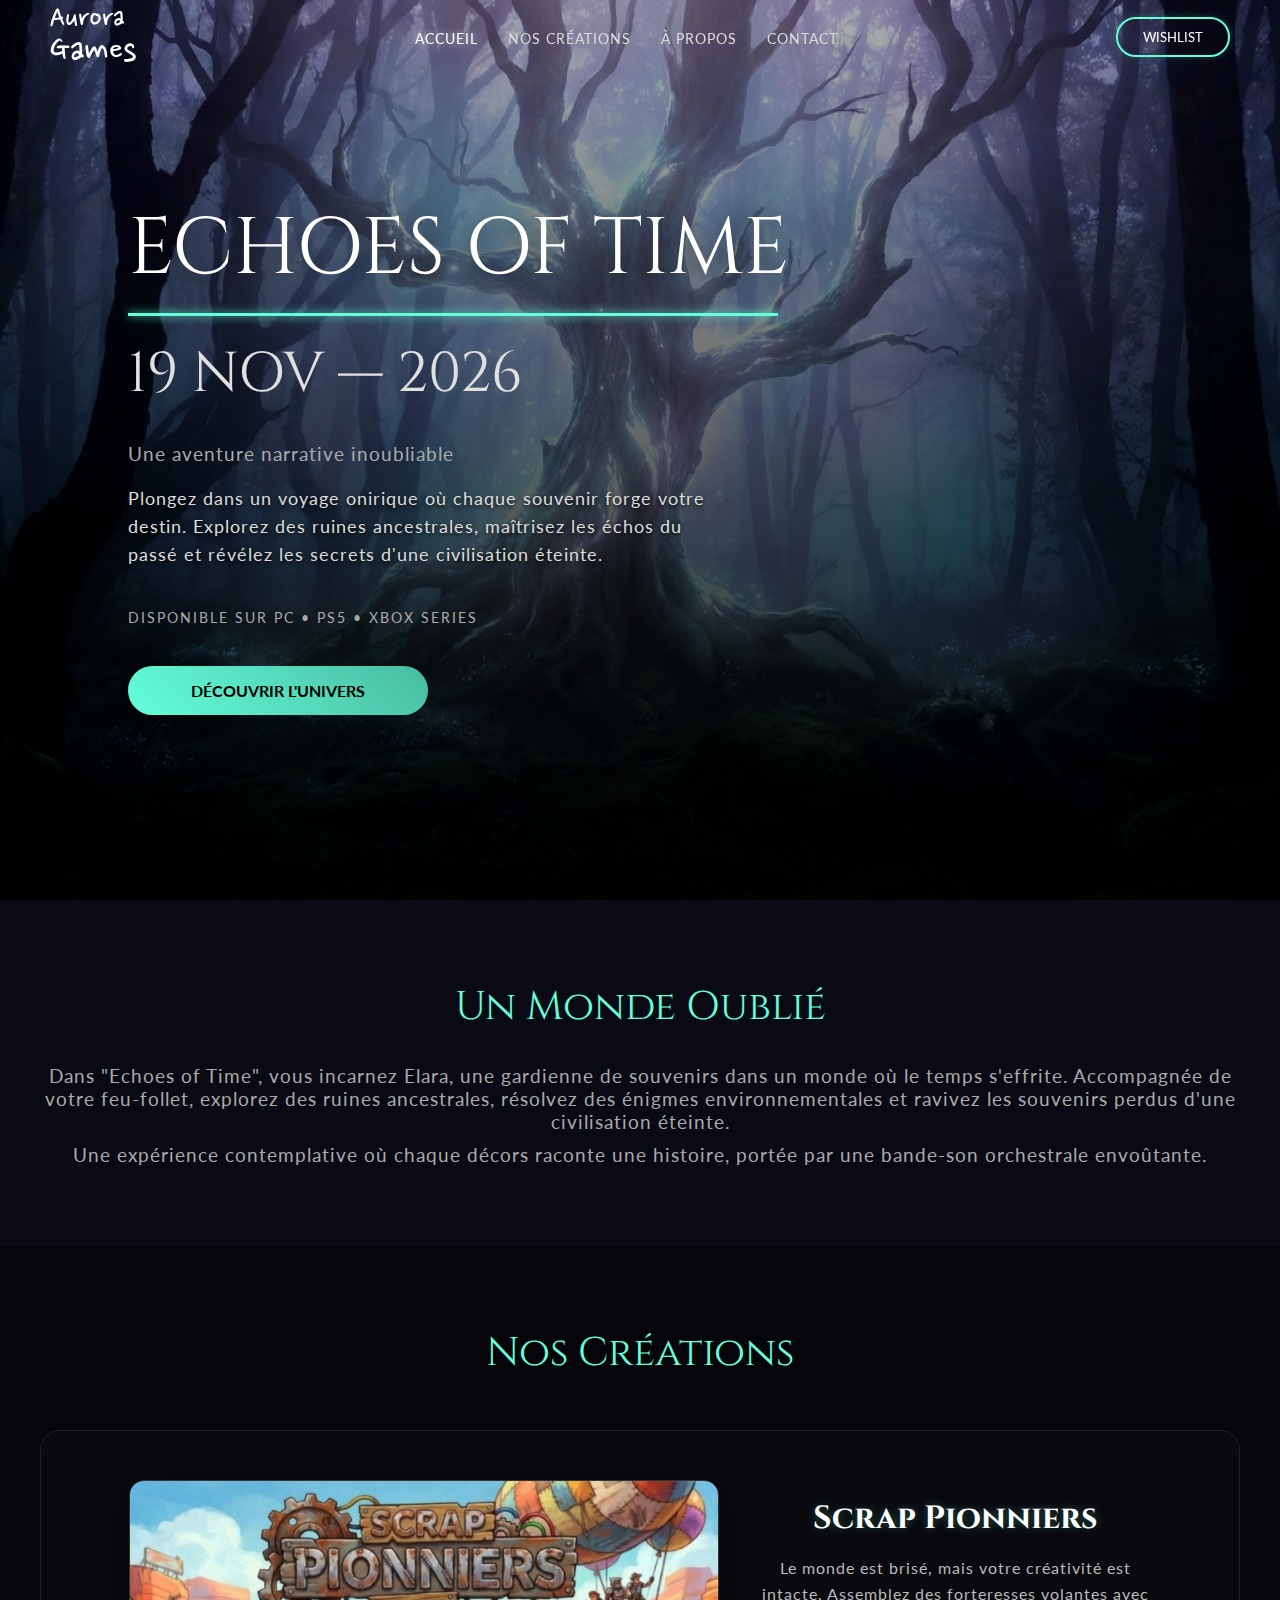
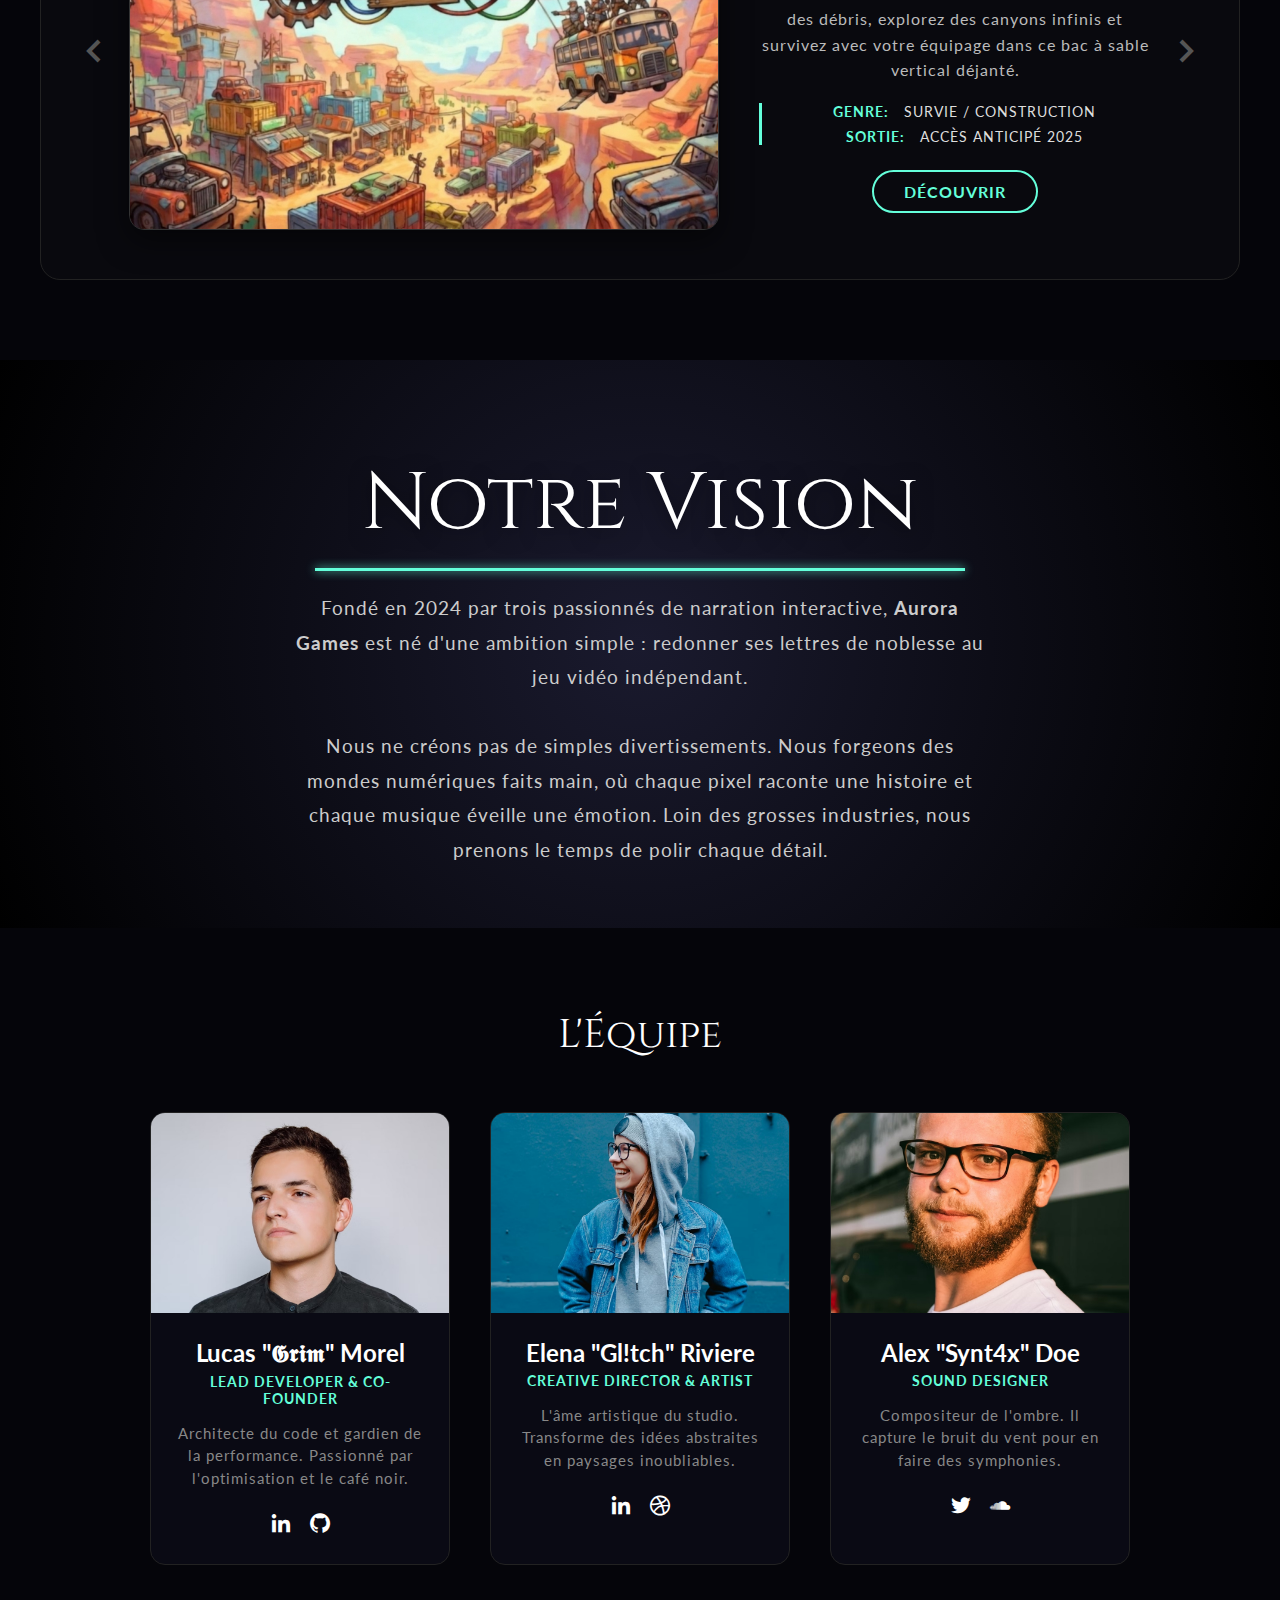
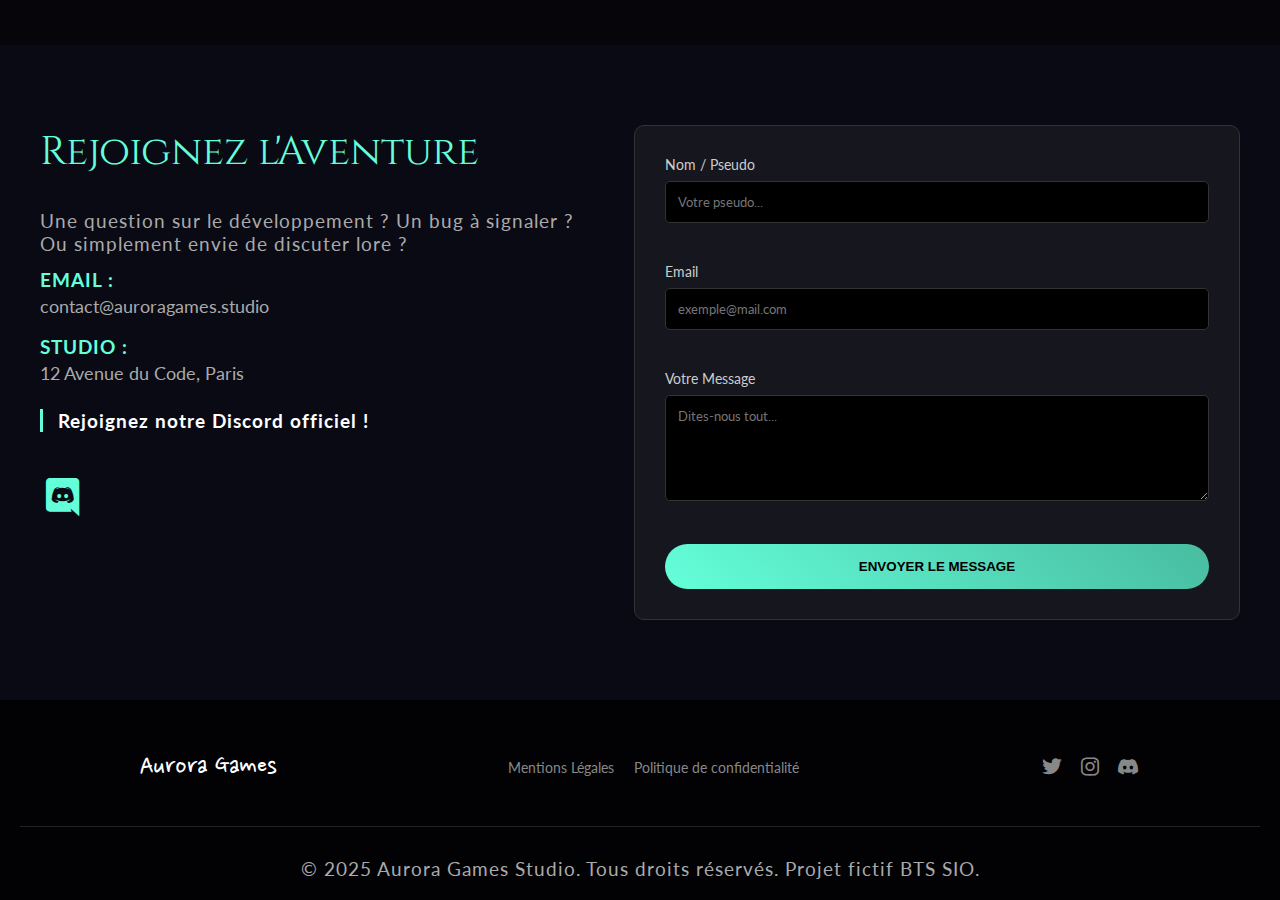
<file: index.html>
<!DOCTYPE html>
<html lang="fr">
    <head>
        <meta charset="UTF-8">
        <meta name="viewport" content="width=device-width, initial-scale=1.0">
        <title>Aurora Games - Studio Indépendant</title>
        <link href="https://fonts.googleapis.com/css2?family=Cinzel:wght@400;700&family=Nanum+Pen+Script&family=Lato:wght@300;400;700&display=swap" rel="stylesheet">
        <link href="https://unpkg.com/boxicons@2.1.4/css/boxicons.min.css" rel="stylesheet"/>
        <link rel="stylesheet" href="assets/css/style.css">
    </head>
    <body>

        <!-- Navbar -->

        <div class="hero-background">
            <header>
                <div class="logo">Aurora <br><span>Games</span></div>
                
                <nav>
                    <ul>
                        <li><a href="/index.html" class="active">Accueil</a></li>
                        <li><a href="#game-catalog">Nos Créations</a></li>
                        <li><a href="#about">À Propos</a></li>
                        <li><a href="#contact">Contact</a></li>
                    </ul>
                </nav>

                <button id="wishlist-btn" class="btn-glow">Wishlist</button>
            </header>

        <!-- Contenu initial (jeu Echoes of Time) -->

            <main class="hero-content">
                <h1>ECHOES OF TIME</h1>
                
                <div class="divider"></div>

                <h2>19 NOV &mdash; 2026</h2>
                
                <p class="tagline">Une aventure narrative inoubliable</p>

                <p class="description">
                    Plongez dans un voyage onirique où chaque souvenir forge votre destin.
                    Explorez des ruines ancestrales, maîtrisez les échos du passé et révélez les secrets d'une civilisation éteinte.
                </p>

                <p class="platforms">Disponible sur PC &bull; PS5 &bull; Xbox Series</p>
                <a href="#the-lore" class="btn-decouvrir">Découvrir l'univers</a>
            </main>
        </div>

        <section id="the-lore" class="content-section">
            <div class="container">
                <h2>Un Monde Oublié</h2>
                <p>Dans "Echoes of Time", vous incarnez Elara, une gardienne de souvenirs dans un monde où le temps s'effrite. Accompagnée de votre feu-follet, explorez des ruines ancestrales, résolvez des énigmes environnementales et ravivez les souvenirs perdus d'une civilisation éteinte.</p>
                <p>Une expérience contemplative où chaque décors raconte une histoire, portée par une bande-son orchestrale envoûtante.</p>
            </div>
        </section>

        <!-- Carousel avec les différents jeux -->

        <section id="game-catalog" class="content-section dark-bg">
            <div class="container">
                <h2 style="text-align: center; margin-bottom: 50px; font-family: 'Cinzel', serif; font-size: 2.5rem; color: #64ffda;">Nos Créations</h2>
                
                <div class="split-carousel">
                    
                    <button class="cat-btn prev" id="cat-prev"><i class='bx bx-chevron-left'></i></button>

                    <div class="catalog-slide active">
                        <div class="slide-visual">
                            <img src="/assets/img/jeu_1.jpg" alt="Echoes of Time">
                        </div>
                        <div class="slide-text">
                            <h3>Scrap Pionniers</h3>
                            <p>Le monde est brisé, mais votre créativité est intacte. Assemblez des forteresses volantes avec des débris, explorez des canyons infinis et survivez avec votre équipage dans ce bac à sable vertical déjanté.</p>
                            <ul class="specs">
                                <li><span>Genre:</span> Survie / Construction</li>
                                <li><span>Sortie:</span> Accès Anticipé 2025</li>
                            </ul>
                            <a href="#" class="btn-discover">Découvrir</a>
                        </div>
                    </div>

                    <div class="catalog-slide">
                        <div class="slide-visual">
                            <img src="/assets/img/jeu_2.jpg" alt="Primal Roots">
                        </div>
                        <div class="slide-text">
                            <h3>Néon Ronin</h3>
                            <p>Dans une mégalopole noyée sous la pluie et les néons, l'honneur est une monnaie oubliée. Incarnez le dernier samouraï cybernétique et tranchez à travers la corruption dans ce Hack & Slash nerveux et impitoyable.</p>
                            <ul class="specs">
                                <li><span>Genre:</span> Action / Cyberpunk</li>
                                <li><span>Sortie:</span> Disponible</li>
                            </ul>
                            <a href="#" class="btn-discover">Dégainer le katana</a>
                        </div>
                    </div>

                    <div class="catalog-slide">
                        <div class="slide-visual">
                            <img src="/assets/img/jeu_3.jpg" alt="Stellar Vanguard">
                        </div>
                        <div class="slide-text">
                            <h3>Project : Gaia</h3>
                            <p>Une planète morte. Une dernière chance. Utilisez une technologie de terraformation avancée pour transformer un désert rouge aride en un paradis verdoyant. Gérez l'écosystème, de la première goutte d'eau à la forêt millénaire.</p>
                            <ul class="specs">
                                <li><span>Genre:</span> Simulation / Stratégie </li>
                                <li><span>Sortie:</span> 2024</li>
                            </ul>
                            <a href="#" class="btn-discover">Cultiver la vie</a>
                        </div>
                    </div>

                    <div class="catalog-slide">
                        <div class="slide-visual">
                            <img src="/assets/img/jeu_4.jpg" alt="Crimson Legends">
                        </div>
                        <div class="slide-text">
                            <h3>Murmures des Profondeurs</h3>
                            <p>Le silence est votre seul compagnon. Plongez dans les abysses inexplorés, communiquez avec des créatures bioluminescentes et découvrez les ruines d'une civilisation engloutie. Une expérience contemplative et mystérieuse.</p>
                            <ul class="specs">
                                <li><span>Genre:</span> Exploration / Narrative</li>
                                <li><span>Sortie:</span> Hiver 2025</li>
                            </ul>
                            <a href="#" class="btn-discover">Retenir son souffle</a>
                        </div>
                    </div>

                    <div class="catalog-slide">
                        <div class="slide-visual">
                            <img src="/assets/img/jeu_5.jpg" alt="Scorched Horizon">
                        </div>
                        <div class="slide-text">
                            <h3>Chrono Cats</h3>
                            <p>À travers les âges ! Bondissez entre le jurassique et le futur industriel avec votre chat voyageur temporel. Un jeu de plateforme en pixel art ultra-dynamique où manipuler le temps est la clé pour résoudre les niveaux.</p>
                            <ul class="specs">
                                <li><span>Genre:</span> Plateforme / Pixel Art</li>
                                <li><span>Sortie:</span> 2024</li>
                            </ul>
                            <a href="#" class="btn-discover">Remonter le temps</a>
                        </div>
                    </div>

                    <button class="cat-btn next" id="cat-next"><i class='bx bx-chevron-right'></i></button>

                </div>
            </div>
        </section>

        <!-- Partie About us -->

        <section id="about" class="about-hero">
            <div class="container">
                <h1>Notre Vision</h1>
                <div class="team_divider"></div>
                <p class="about-text">
                    Fondé en 2024 par trois passionnés de narration interactive, <strong>Aurora Games</strong> est né d'une ambition simple : 
                    redonner ses lettres de noblesse au jeu vidéo indépendant.
                    <br><br>
                    Nous ne créons pas de simples divertissements. Nous forgeons des mondes numériques faits main, 
                    où chaque pixel raconte une histoire et chaque musique éveille une émotion. 
                    Loin des grosses industries, nous prenons le temps de polir chaque détail.
                </p>
            </div>
        </section>

        <!-- Cartes d'info sur chaque membre de l'équipe Aurora Games -->

        <section class="team-section">
            <div class="container">
                <h2>L'Équipe</h2>
                
                <div class="team-grid">
                    
                    <div class="team-card">
                        <div class="card-img">
                            <img src="assets/img/creator_1.jpg" alt="Photo Profil">
                        </div>
                        <div class="card-content">
                            <h3>Lucas "𝕲𝖗𝖎𝖒" Morel</h3>
                            <span class="role">Lead Developer & Co-Founder</span>
                            <p>Architecte du code et gardien de la performance. Passionné par l'optimisation et le café noir.</p>
                            <div class="social-links">
                                <a href="#"><i class='bx bxl-linkedin'></i></a>
                                <a href="#"><i class='bx bxl-github'></i></a>
                            </div>
                        </div>
                    </div>

                    <div class="team-card">
                        <div class="card-img">
                            <img src="assets/img/creator_2.jpg" alt="Elena Riviere">                    
                        </div>
                        <div class="card-content">
                            <h3>Elena "Gl!tch" Riviere</h3>
                            <span class="role">Creative Director & Artist</span>
                            <p>L'âme artistique du studio. Transforme des idées abstraites en paysages inoubliables.</p>
                            <div class="social-links">
                                <a href="#"><i class='bx bxl-linkedin'></i></a>
                                <a href="#"><i class='bx bxl-dribbble'></i></a>
                            </div>
                        </div>
                    </div>

                    <div class="team-card">
                        <div class="card-img">
                            <img src="assets/img/creator_3.jpg" alt="Photo Profil">
                        </div>
                        <div class="card-content">
                            <h3>Alex "Synt4x" Doe</h3>
                            <span class="role">Sound Designer</span>
                            <p>Compositeur de l'ombre. Il capture le bruit du vent pour en faire des symphonies.</p>
                            <div class="social-links">
                                <a href="#"><i class='bx bxl-twitter'></i></a>
                                <a href="#"><i class='bx bxl-soundcloud'></i></a>
                            </div>
                        </div>
                    </div>

                </div>
            </div>
        </section>

        <!-- Partie Contact (formulaire) -->

        <section id="contact" class="content-section">
            <div class="container contact-wrapper">
                
                <div class="contact-info">
                    <h2>Rejoignez l'Aventure</h2>
                    <p>Une question sur le développement ? Un bug à signaler ? Ou simplement envie de discuter lore ?</p>
                    
                    <div class="info-item">
                        <strong>Email :</strong> <br> contact@auroragames.studio
                    </div>
                    <div class="info-item">
                        <strong>Studio :</strong> <br> 12 Avenue du Code, Paris
                    </div>
                    
                    <div class="discord-box">
                        <p class="join-discord">Rejoignez notre Discord officiel !</p>
                        <div class="discord-logo">                        
                            <i class='bx bxl-discord'></i>
                        </div>
                    </div>
                </div>

                <div class="contact-form-container">
                    <form id="contactForm">
                        
                        <div class="form-group">
                            <label for="nom">Nom / Pseudo</label>
                            <input type="text" id="nom" placeholder="Votre pseudo..." required>
                            <span class="error-msg" id="error-nom"></span>
                        </div>

                        <div class="form-group">
                            <label for="email">Email</label>
                            <input type="email" id="email" placeholder="exemple@mail.com" required>
                            <span class="error-msg" id="error-email"></span>
                        </div>

                        <div class="form-group">
                            <label for="message">Votre Message</label>
                            <textarea id="message" rows="5" placeholder="Dites-nous tout..." required></textarea>
                            <span class="error-msg" id="error-message"></span>
                        </div>

                        <button type="submit" class="btn-contact-submit">Envoyer le message</button>
                        
                        <p id="success-msg" class="success-hidden">Message envoyé avec succès ! 🚀</p>
                    </form>
                </div>
            </div>
        </section>

        <!-- Footer -->

        <footer>
            <div class="footer-content">
                <div class="footer-logo">Aurora Games</div>
                <ul class="footer-links">
                    <li><a href="#">Mentions Légales</a></li>
                    <li><a href="#">Politique de confidentialité</a></li>
                </ul>
                <div class="socials">
                    <span><i class='bx bxl-twitter'></i></span> 
                    <span><i class='bx bxl-instagram'></i></span> 
                    <span><i class='bx bxl-discord-alt'></i></span>
                </div>
            </div>
            <div class="copyright">
                <p>&copy; 2025 Aurora Games Studio. Tous droits réservés. Projet fictif BTS SIO.</p>
            </div>
        </footer>

        <script src="assets/js/script.js"></script>
    </body>
</html>
</file>
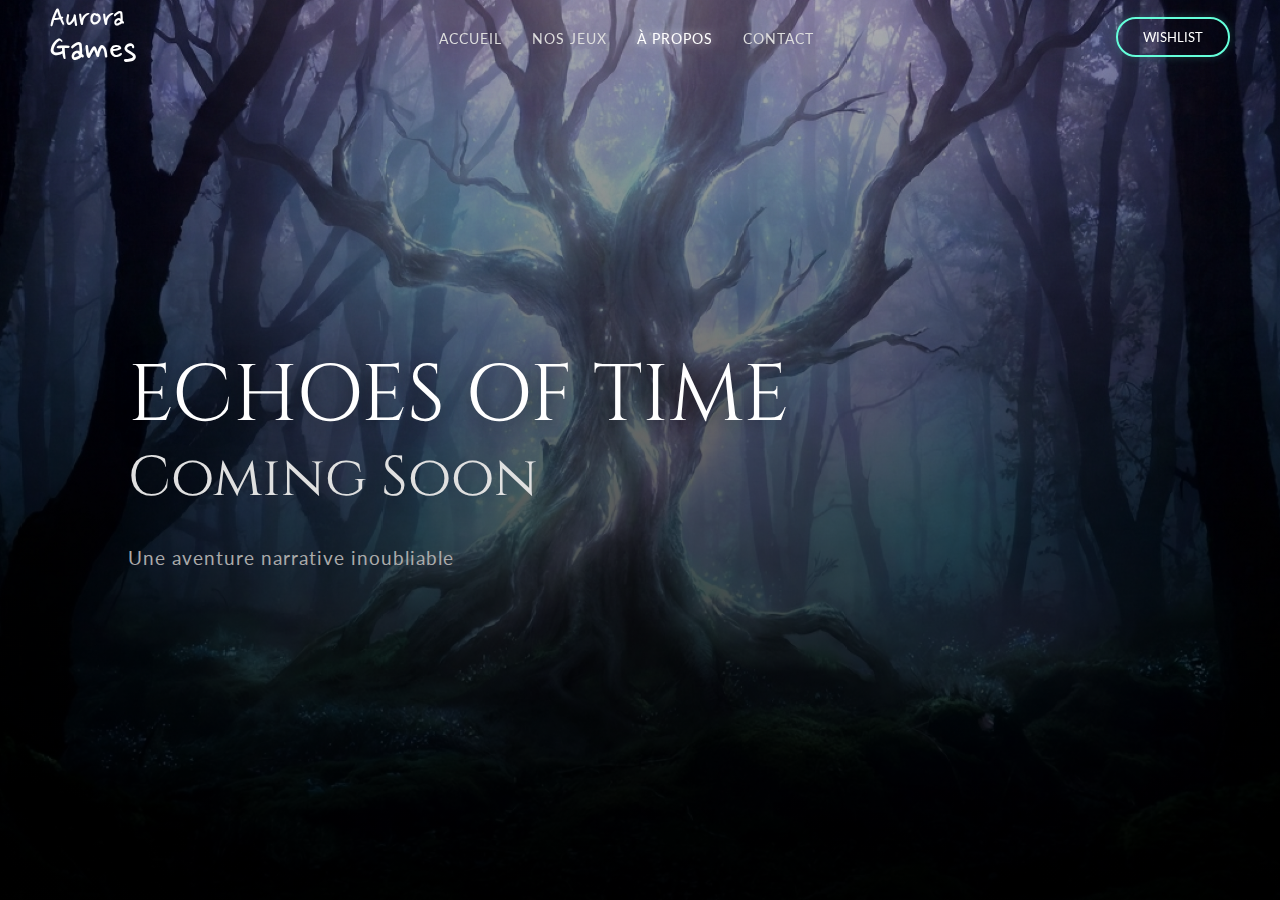
<file: about.html>
<!DOCTYPE html>
<html lang="fr">
    <head>
        <meta charset="UTF-8">
        <meta name="viewport" content="width=device-width, initial-scale=1.0">
        <title>Aurora Games - Studio Indépendant</title>
        <link href="https://fonts.googleapis.com/css2?family=Cinzel:wght@400;700&family=Nanum+Pen+Script&family=Lato:wght@300;400&display=swap" rel="stylesheet">
        <link rel="stylesheet" href="/assets/css/style.css">
    </head>
    <body>

        <div class="hero-background">

            <header>
                <div class="logo">Aurora <br><span>Games</span></div>
                
                <nav>
                    <ul>
                        <li><a href="/index.html">Accueil</a></li>
                        <li><a href="/our_games.html">Nos Jeux</a></li>
                        <li><a href="/about.html" class="active">À Propos</a></li>
                        <li><a href="/contact.html">Contact</a></li>
                    </ul>
                </nav>

                <button id="wishlist-btn" class="btn-glow">
                    Wishlist
                </button>
            </header>

            <main class="hero-content">
                <h1>ECHOES OF TIME</h1>
                <h2>Coming Soon</h2>
                <p>Une aventure narrative inoubliable</p>
            </main>
        </div>

        <script src="/assets/js/script.js"></script>
    </body>
</html>
</file>
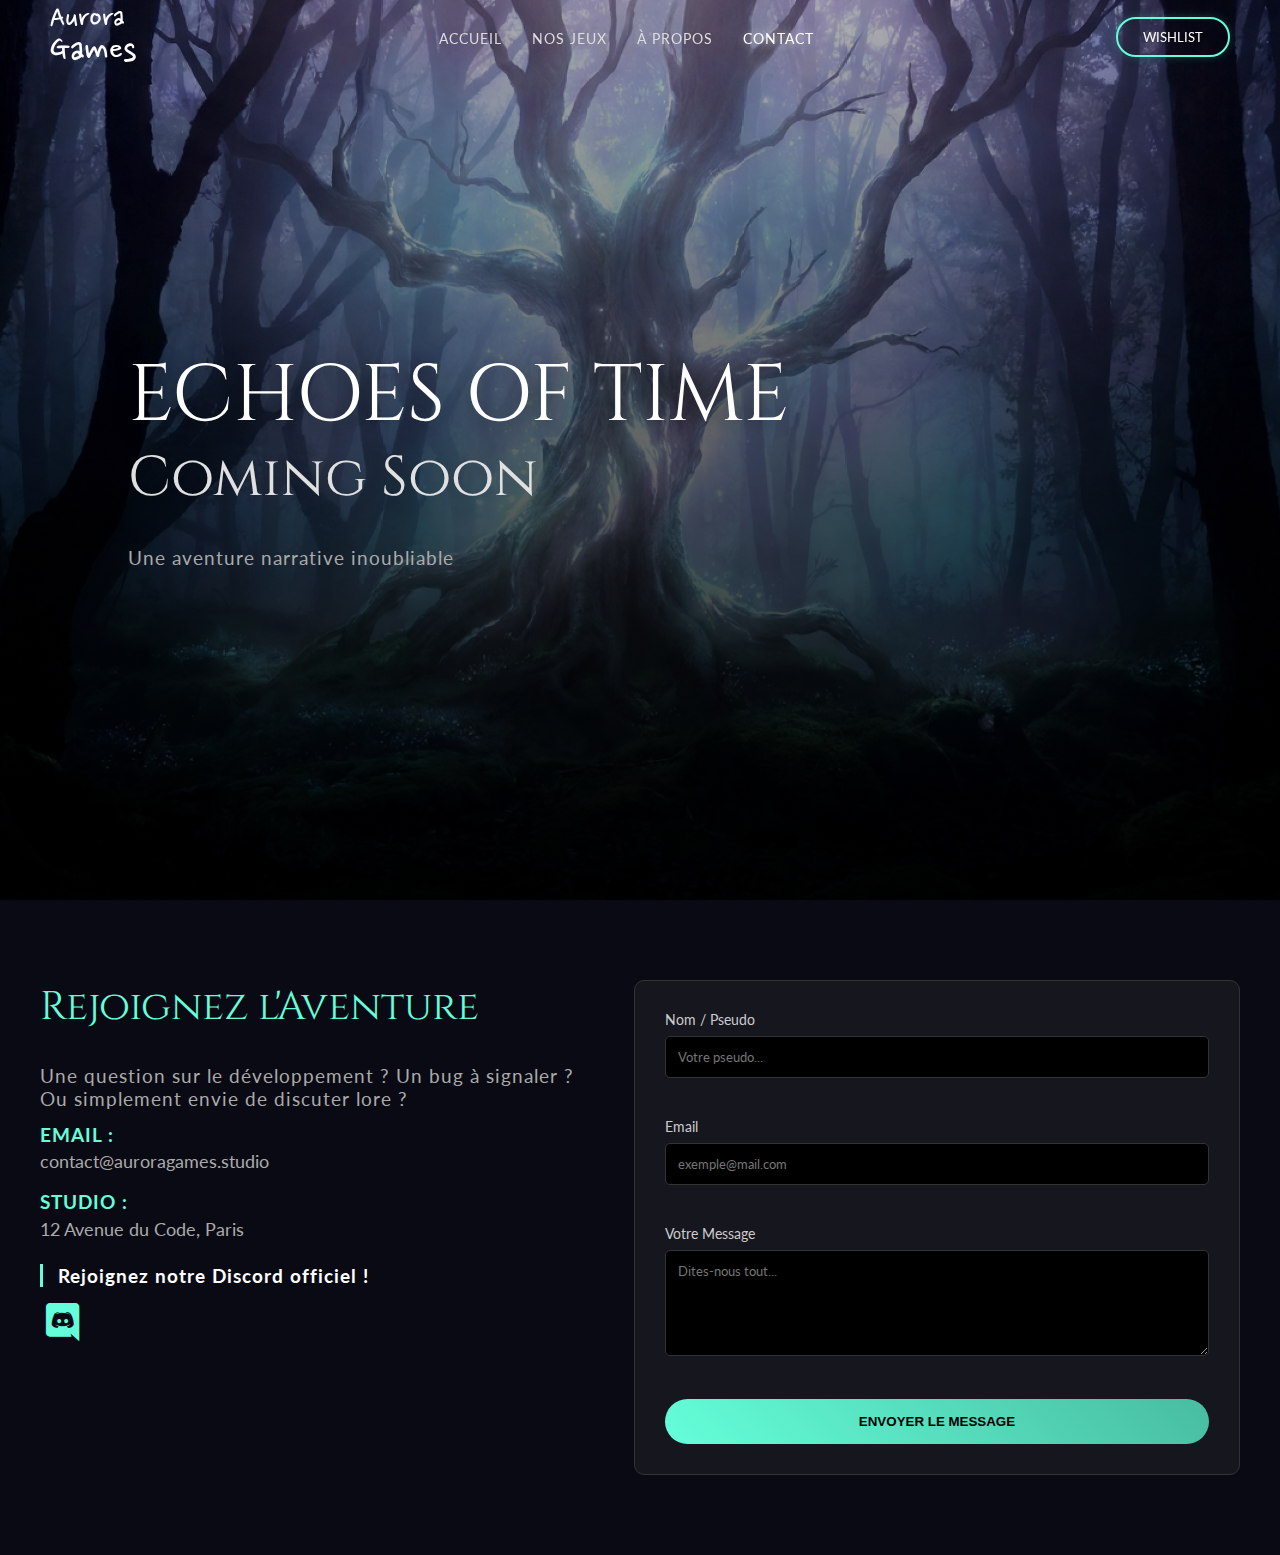
<file: contact.html>
<!DOCTYPE html>
<html lang="fr">
    <head>
        <meta charset="UTF-8">
        <meta name="viewport" content="width=device-width, initial-scale=1.0">
        <title>Aurora Games - Studio Indépendant</title>
        <link href="https://fonts.googleapis.com/css2?family=Cinzel:wght@400;700&family=Nanum+Pen+Script&family=Lato:wght@300;400&display=swap" rel="stylesheet">
        <link rel="stylesheet" href="/assets/css/style.css">
        <link href="https://unpkg.com/boxicons@2.1.4/css/boxicons.min.css" rel="stylesheet"/>
    </head>
    <body>

        <div class="hero-background">

            <header>
                <div class="logo">Aurora <br><span>Games</span></div>
                
                <nav>
                    <ul>
                        <li><a href="/index.html">Accueil</a></li>
                        <li><a href="/our_games.html">Nos Jeux</a></li>
                        <li><a href="/about.html">À Propos</a></li>
                        <li><a href="/contact.html" class="active">Contact</a></li>
                    </ul>
                </nav>

                <button id="wishlist-btn" class="btn-glow">
                    Wishlist
                </button>
            </header>

        <main class="hero-content">
                <h1>ECHOES OF TIME</h1>
                <h2>Coming Soon</h2>
                <p>Une aventure narrative inoubliable</p>
        </main>
    </div>
    <section id="contact" class="content-section">
        <div class="container contact-wrapper">
            
            <div class="contact-info">
                <h2>Rejoignez l'Aventure</h2>
                <p>Une question sur le développement ? Un bug à signaler ? Ou simplement envie de discuter lore ?</p>
                
                <div class="info-item">
                    <strong>Email :</strong> <br> contact@auroragames.studio
                </div>
                <div class="info-item">
                    <strong>Studio :</strong> <br> 12 Avenue du Code, Paris
                </div>
                <p class="join-discord">Rejoignez notre Discord officiel !</p>
                <i class='bx bxl-discord'></i>
            </div>

            <div class="contact-form-container">
                <form id="contactForm">
                    
                    <div class="form-group">
                        <label for="nom">Nom / Pseudo</label>
                        <input type="text" id="nom" placeholder="Votre pseudo..." required>
                        <span class="error-msg" id="error-nom"></span>
                    </div>

                    <div class="form-group">
                        <label for="email">Email</label>
                        <input type="email" id="email" placeholder="exemple@mail.com" required>
                        <span class="error-msg" id="error-email"></span>
                    </div>

                    <div class="form-group">
                        <label for="message">Votre Message</label>
                        <textarea id="message" rows="5" placeholder="Dites-nous tout..." required></textarea>
                        <span class="error-msg" id="error-message"></span>
                    </div>

                    <button type="submit" class="btn-contact-submit">Envoyer le message</button>
                    
                    <p id="success-msg" class="success-hidden">Message envoyé avec succès ! 🚀</p>
                </form>
            </div>
        </div>
    </section>
        <script src="/assets/js/script.js"></script>
    </body>
</html>
</file>
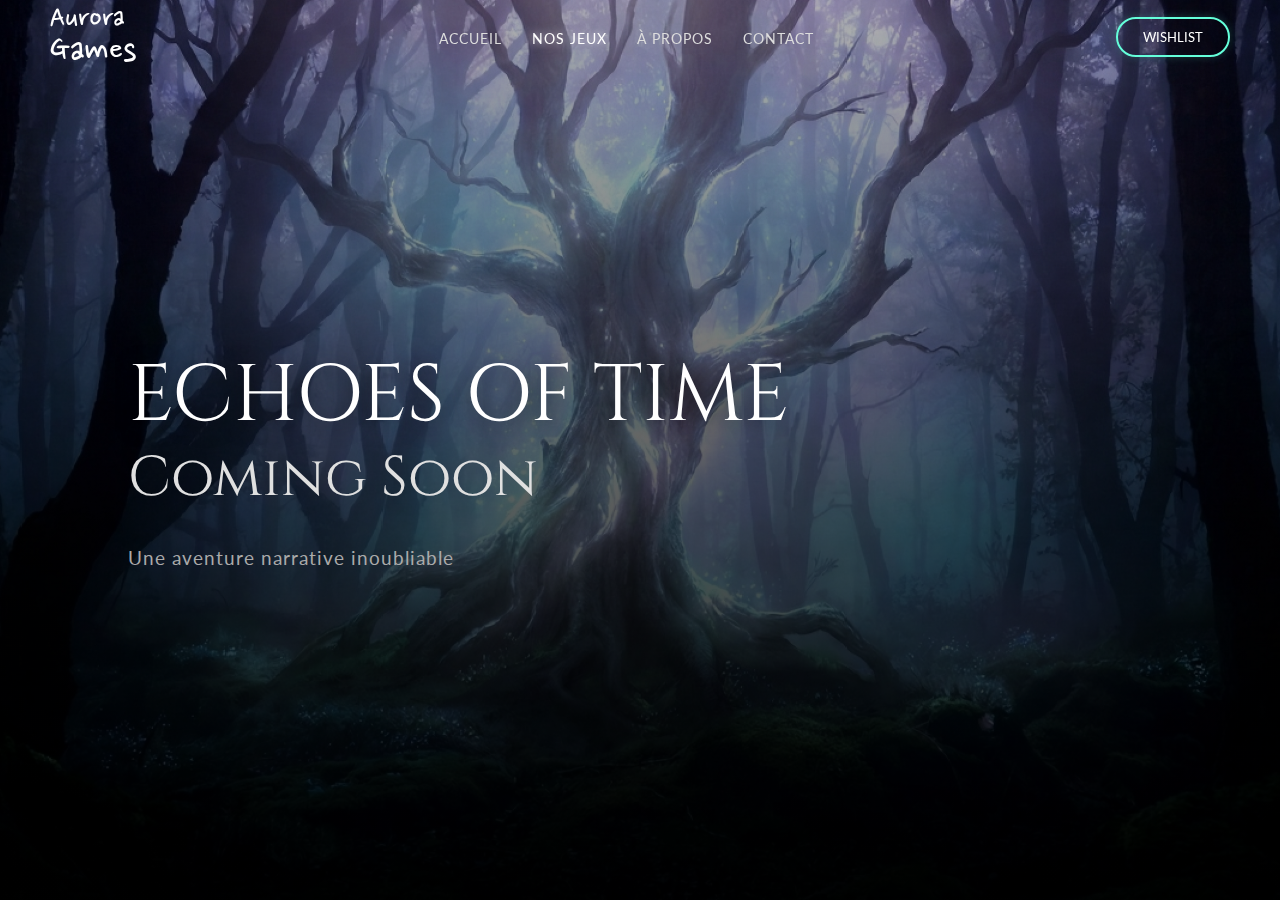
<file: our_games.html>
<!DOCTYPE html>
<html lang="fr">
    <head>
        <meta charset="UTF-8">
        <meta name="viewport" content="width=device-width, initial-scale=1.0">
        <title>Aurora Games - Studio Indépendant</title>
        <link href="https://fonts.googleapis.com/css2?family=Cinzel:wght@400;700&family=Nanum+Pen+Script&family=Lato:wght@300;400&display=swap" rel="stylesheet">
        <link rel="stylesheet" href="/assets/css/style.css">
    </head>
    <body>

        <div class="hero-background">

            <header>
                <div class="logo">Aurora <br><span>Games</span></div>
                
                <nav>
                    <ul>
                        <li><a href="/index.html">Accueil</a></li>
                        <li><a href="/our_games.html" class="active">Nos Jeux</a></li>
                        <li><a href="/about.html">À Propos</a></li>
                        <li><a href="/contact.html">Contact</a></li>
                    </ul>
                </nav>

                <button id="wishlist-btn" class="btn-glow">
                    Wishlist
                </button>
            </header>

            <main class="hero-content">
                <h1>ECHOES OF TIME</h1>
                <h2>Coming Soon</h2>
                <p>Une aventure narrative inoubliable</p>
            </main>
        </div>

        <script src="/assets/js/script.js"></script>
    </body>
</html>
</file>
<file: assets/css/style.css>
/* =========================================
   RESET & BASE
   ========================================= */
* {
    margin: 0;
    padding: 0;
    box-sizing: border-box; /* Gestion simplifiée des largeurs/padding */
}

body {
    font-family: 'Lato', sans-serif;
    color: white;
    background-color: #020205; 
    overflow-x: hidden; /* Évite le scroll horizontal involontaire */
}

/* HERO SECTION :
   Utilisation d'un dégradé semi-transparent par-dessus l'image de fond 
   pour garantir la lisibilité du texte blanc.
*/
.hero-background {
    width: 100%;
    min-height: 100vh; 
    background: linear-gradient(to bottom, rgba(0,0,0,0.3), rgba(0,0,0,0.9)), 
                url('/assets/img/background.jpg'); 
    background-size: cover;
    background-position: center;
    position: relative;
    display: flex;
    flex-direction: column;
}

/* =========================================
   Partie: HEADER
   ========================================= */
header {
    /* POSITION FIXED : Le menu reste collé en haut même quand on scrolle */
    position: fixed; 
    top: 0;
    left: 0;
    width: 100%;

    /* Z-INDEX : Force le menu à être au-dessus de tout le reste */
    z-index: 1000; 
    display: flex;
    justify-content: space-between;
    align-items: center;
    padding: 5px 50px; 
    transition: 0.3s;
}

.logo {
    font-family: 'Nanum Pen Script', cursive; 
    font-size: 2rem;
    line-height: 0.9;
    cursor: pointer;
}
.logo span {
    font-size: 2.5rem;
    color: #fff;
}

nav ul {
    list-style: none;
    display: flex; /* Flexbox pour aligner les liens horizontalement */
    gap: 30px;
}

nav a {
    text-decoration: none;
    color: #ddd;
    text-transform: uppercase;
    font-size: 0.9rem;
    letter-spacing: 1px;
    transition: 0.3s;
}

nav a:hover, nav a.active {
    color: #fff;
    text-shadow: 0 0 10px rgba(255,255,255,0.8); 
}

/* Style pour le bouton Wishlist */
.btn-glow {
    background: transparent;
    color: #fff;
    border: 2px solid #64ffda;
    padding: 10px 25px;
    border-radius: 30px;
    font-family: 'Lato', sans-serif;
    text-transform: uppercase;
    cursor: pointer;
    transition: all 0.3s ease;
    box-shadow: 0 0 10px rgba(100, 255, 218, 0.2);
}

.btn-glow:hover {
    background: rgba(100, 255, 218, 0.1);
    box-shadow: 0 0 20px rgba(100, 255, 218, 0.6);
    transform: translateY(-2px);
}

.hero-content {
    flex-grow: 1; /* Occupe tout l'espace restant pour centrer le contenu verticalement */
    display: flex;
    flex-direction: column;
    justify-content: center;
    padding: 0 10%; 
    margin-top: 20px;
}

/* CLAMP() : 
   La taille de la police s'adapte fluidement entre 3rem et 5rem 
   selon la largeur de l'écran (Responsive Typography).
*/
h1 {
    font-family: 'Cinzel', serif;
    font-size: clamp(3rem, 8vw, 5rem); 
    font-weight: 400;
    line-height: 1.1;
    text-shadow: 0 4px 20px rgba(0,0,0,0.5);
}

h2 {
    font-family: 'Cinzel', serif;
    font-size: clamp(2rem, 5vw, 3.5rem);
    font-weight: 400;
    margin-bottom: 20px;
    color: #e0e0e0;
}

p {
    font-size: 1.2rem;
    color: #aaa;
    letter-spacing: 1px;
    margin-top: 10px;
}

.divider {
    width: 100%; 
    max-width: 650px; 
    height: 3px;
    background: #64ffda; 
    margin: 20px 0; 
    box-shadow: 0 0 10px #64ffda;
}

.description {
    font-size: 1.1rem; 
    color: #ddd;       
    margin: 20px 0 30px 0;
    line-height: 1.6;  
    text-shadow: 0 2px 4px rgba(0,0,0,0.8); 
    max-width: 600px; 
}

.platforms {
    font-size: 0.9rem;
    text-transform: uppercase;
    letter-spacing: 2px;
    color: #aaa;
    margin-bottom: 40px;
}

.btn-decouvrir {
    display: inline-block; 
    padding: 15px 40px;
    max-width: 300px; 
    text-align: center;
    background: linear-gradient(45deg, #64ffda, #48bca0); /* Dégradé */
    color: #000;
    text-decoration: none;
    font-weight: bold;
    text-transform: uppercase;
    border-radius: 50px; 
    transition: transform 0.3s, box-shadow 0.3s;
}

.btn-decouvrir:hover {
    transform: translateY(-3px); /* Petit saut au survol */
    box-shadow: 0 10px 20px rgba(100, 255, 218, 0.4); 
}

.content-section {
    padding: 80px 20px;
    text-align: center;
    background-color: #0a0a14; 
    color: #ccc;
}

.dark-bg { 
    background-color: #05050a; 
}

.container {
    max-width: 1200px; 
    margin: 0 auto; /* Centre le conteneur horizontalement */
    width: 100%;
}

.content-section h2 {
    font-family: 'Cinzel', serif;
    font-size: 2.5rem;
    color: #64ffda; 
    margin-bottom: 30px;
}

/* =========================================
   Partie: Carrousel
   ========================================= */
.split-carousel {
    position: relative;
    display: flex;
    align-items: center;
    justify-content: center;
    min-height: 450px;
    background: rgba(255, 255, 255, 0.02); 
    border-radius: 20px;
    padding: 20px;
    border: 1px solid #222;
}

/* LOGIQUE DU CARROUSEL :
   Par défaut, tous les slides sont cachés (display: none).
   Seul celui qui a la classe .active (ajoutée par JS) s'affiche en Flexbox.
*/
.catalog-slide {
    display: none; 
    width: 100%;
    align-items: center;
    gap: 40px;
    animation: fadeInSlide 0.6s ease-out; /* Animation d'apparition */
}

.catalog-slide.active {
    display: flex; /* Image à gauche, texte à droite */
}

@keyframes fadeInSlide {
    from { opacity: 0; transform: translateX(20px); }
    to { opacity: 1; transform: translateX(0); }
}

.slide-visual {
    flex: 1.5; /* L'image prend plus de place que le texte */
    height: 350px;
    overflow: hidden;
    border-radius: 15px;
    box-shadow: 0 10px 30px rgba(0,0,0,0.5);
    border: 1px solid #333;
}

.slide-visual img {
    width: 100%;
    height: 100%;
    object-fit: cover; /* L'image remplit la zone sans se déformer */
    transition: transform 0.5s;
}

.slide-visual:hover img {
    transform: scale(1.05); /* Zoom au survol */
}

.slide-text {
    flex: 1;
    color: #ddd;
}

.slide-text h3 {
    font-family: 'Cinzel', serif;
    font-size: 2rem;
    color: #fff;
    margin-bottom: 15px;
    text-shadow: 0 0 10px rgba(100, 255, 218, 0.3);
}

.slide-text p {
    font-size: 1rem;
    line-height: 1.6;
    margin-bottom: 20px;
    color: #bbb;
}

.specs {
    list-style: none;
    padding: 0;
    margin-bottom: 25px;
    border-left: 3px solid #64ffda; 
    padding-left: 15px;
}

.specs li {
    margin-bottom: 8px;
    font-family: 'Lato', sans-serif;
    font-size: 0.9rem;
    text-transform: uppercase;
    letter-spacing: 1px;
}

.specs span {
    color: #64ffda;
    font-weight: bold;
    margin-right: 10px;
}

.btn-discover {
    display: inline-block;
    padding: 10px 30px;
    border: 2px solid #64ffda;
    color: #64ffda;
    text-transform: uppercase;
    font-weight: bold;
    letter-spacing: 1px;
    border-radius: 50px;
    transition: 0.3s;
    text-decoration: none;
}

.btn-discover:hover {
    background: #64ffda;
    color: #000;
    box-shadow: 0 0 15px rgba(100, 255, 218, 0.6);
}

.cat-btn {
    background: transparent;
    color: #555;
    border: none;
    font-size: 3rem;
    cursor: pointer;
    transition: 0.3s;
    padding: 0 10px;
}

.cat-btn:hover {
    color: #64ffda;
    transform: scale(1.2);
}

/* =========================================
   Partie: Contact 
   ========================================= */
.contact-wrapper {
    display: flex;
    flex-wrap: wrap; /* Permet de passer à la ligne sur mobile */
    gap: 50px;
    align-items: flex-start;
    text-align: left; 
    justify-content: center;
}

.contact-info, .contact-form-container {
    flex: 1;
    min-width: 300px; 
}

.contact-info h2 { 
    text-align: left; 
}

.info-item {
    margin-top: 20px;
    margin-bottom: 30px;
    font-size: 1.1rem;
    color: #aaa;
    line-height: 0.5;
}

.info-item strong {
    display: block;       
    margin-bottom: 10px;
    color: #64ffda;
    font-size: 1.2rem;    
    text-transform: uppercase;
    letter-spacing: 1px;
}
.join-discord {
    margin-top: 30px;
    font-weight: bold;
    color: #fff;
    border-left: 3px solid #64ffda;
    padding-left: 15px;
}
.discord-logo {
    padding-top: 30px;
}

.contact-info i {
    font-size: 3rem;
    color: #64ffda;
    margin-top: 10px;
}

.contact-form-container {
    background: rgba(255, 255, 255, 0.05); 
    padding: 30px;
    border-radius: 10px;
    border: 1px solid #333;
}

.form-group { 
    margin-bottom: 15px; 
}

label {
    display: block;
    margin-bottom: 8px;
    color: #ccc;
    font-size: 0.9rem;
}

input, textarea {
    width: 100%;
    padding: 12px;
    background: #000; 
    border: 1px solid #333; 
    color: #fff;
    border-radius: 5px;
    font-family: inherit;
    transition: 0.3s;
}

/* Focus : Change la bordure en Cyan quand on clique dans le champ */
input:focus, textarea:focus {
    outline: none;
    border-color: #64ffda; 
    box-shadow: 0 0 10px rgba(100, 255, 218, 0.2);
}

.btn-contact-submit {
    display: inline-block;
    padding: 15px 40px;
    background: linear-gradient(45deg, #64ffda, #48bca0); 
    color: #000; 
    font-weight: bold;
    text-transform: uppercase;
    border: none; 
    cursor: pointer;
    border-radius: 50px; 
    transition: transform 0.3s;
    width: 100%; 
}

.btn-contact-submit:hover { 
    transform: translateY(-3px); 
}

.error-msg {
    color: #ff6b6b; 
    font-size: 0.8rem;
    margin-top: 5px;
    display: block;
    min-height: 20px; 
}

.success-hidden { 
    display: none; 
    text-align: center; 
    color: #64ffda; 
    margin-top: 15px;
}
.success-visible { 
    display: block; 
    animation: fadeIn 0.5s;
}

@keyframes fadeIn { 
    from { opacity: 0; } 
    to { opacity: 1; } 
}


/* =========================================
   Partie: About Us & Team
   ========================================= */
.about-hero {
    padding: 100px 20px 60px; 
    text-align: center;
    background: radial-gradient(circle at center, #1a1a2e 0%, #000 100%);
}

.about-text {
    max-width: 700px;
    margin: 0 auto;
    font-size: 1.2rem;
    line-height: 1.8;
    color: #ccc;
}

.team-section {
    padding: 80px 20px;
    background-color: #05050a;
}

.team-section h2 {
    text-align: center;
    font-family: 'Cinzel', serif;
    font-size: 2.5rem;
    margin-bottom: 50px;
    color: #fff;
}

.team-grid {
    display: flex;
    justify-content: center;
    flex-wrap: wrap;
    gap: 40px;
}

.team-card {
    background: #0a0a14;
    border: 1px solid #222;
    border-radius: 15px;
    width: 300px;
    overflow: hidden;
    transition: transform 0.3s, box-shadow 0.3s;
    position: relative;
}

.team-card:hover {
    transform: translateY(-10px); 
    box-shadow: 0 10px 30px rgba(100, 255, 218, 0.15); 
    border-color: #64ffda;
}

.card-img {
    height: 200px;
    overflow: hidden;
}

.card-img img {
    width: 100%;
    height: 100%;
    object-fit: cover;
    transition: transform 0.5s;
}
.team_divider {
    width: 100%; 
    max-width: 650px; 
    height: 3px;
    background: #64ffda; 
    margin: 20px auto; 
    box-shadow: 0 0 10px #64ffda;
}
.team-card:hover .card-img img {
    transform: scale(1.1); 
}

.card-content {
    padding: 25px;
    text-align: center;
}

.card-content h3 {
    color: #fff;
    font-size: 1.5rem;
    margin-bottom: 5px;
}

.role {
    display: block;
    color: #64ffda; 
    font-size: 0.9rem;
    text-transform: uppercase;
    letter-spacing: 1px;
    margin-bottom: 15px;
    font-weight: bold;
}

.card-content p {
    font-size: 0.95rem;
    color: #888;
    margin-bottom: 20px;
    line-height: 1.5;
}

.social-links {
    display: flex;
    justify-content: center;
    gap: 15px;
}

.social-links a {
    color: #fff;
    font-size: 1.5rem;
    transition: 0.3s;
}

.social-links a:hover {
    color: #64ffda;
}


/* =========================================
   Partie: FOOTER 
   ========================================= */
footer {
    background: #020205;
    padding: 50px 20px 20px;
    color: #888;
    font-size: 0.9rem;
}

.footer-content {
    display: flex;
    justify-content: space-between;
    align-items: center;
    flex-wrap: wrap; 
    max-width: 1000px;
    margin: 0 auto 40px;    
    gap: 20px;
}

.footer-logo {
    font-family: 'Nanum Pen Script', cursive;
    font-size: 1.8rem;
    color: #fff;
}

.footer-links {
    list-style: none;
    display: flex;
    gap: 20px;
}

.footer-links a {
    color: #888;
    text-decoration: none;
    transition: 0.3s;
}

.footer-links a:hover { 
    color: #64ffda; 
}

.socials span { 
    font-size: 1.5rem; 
    cursor: pointer; 
    margin-left: 10px; 
    transition: 0.3s; 
}

.socials span:hover { 
    color: #64ffda; 
}

.copyright {
    text-align: center;
    border-top: 1px solid #222;
    padding-top: 20px;
}


/* =========================================
   RESPONSIVE (Mobiles et Tablettes)
   Media Query pour les écrans < 900px
   ========================================= */
@media (max-width: 900px) {

    header {
        background: rgba(0, 0, 0, 0.95); 
        flex-direction: column;
        padding: 15px;
        gap: 15px;
        position: relative; 
    }

    #wishlist-btn {
        display: none; /* Cache le bouton sur petit écran */
    }

    nav ul {
        gap: 15px;
        flex-wrap: wrap;
        justify-content: center;
        font-size: 0.8rem;
    }

    .hero-content {
        padding: 40px 20px;
        align-items: center;
        text-align: center;
        margin-top: 0; 
    }

    .divider { margin: 20px auto; }
    .description { text-align: center; }
    .content-section { padding: 50px 20px; }
    
    .carousel-container {
        height: auto;
        aspect-ratio: 16/9;
    }

    /* TRANSFORMATION DU CATALOGUE POUR MOBILE :
       On change la direction flex en 'column' pour empiler
       l'image au-dessus du texte.
    */
    .catalog-slide.active { 
        flex-direction: column; 
        gap: 20px;
    }

    .slide-visual { 
        width: 100%; 
        height: 250px; 
        flex: none; 
    }

    .slide-text {
        text-align: center;
        padding: 0;
    }

    .specs { 
        border-left: none; 
        border-bottom: 2px solid #64ffda; 
        padding-bottom: 15px;
        margin-bottom: 20px;
        padding-left: 0;
    }

    /* Replace les flèches du carrousel en bas */
    .cat-btn {
        position: absolute;
        bottom: 0; 
        top: auto;
        transform: none;
        background: rgba(0,0,0,0.5);
        border-radius: 50%;
        width: 40px;
        height: 40px;
        display: flex;
        align-items: center;
        justify-content: center;
        font-size: 1.5rem;
    }
    .cat-btn.prev { left: 10px; }
    .cat-btn.next { right: 10px; }
    
    .split-carousel {
        padding-bottom: 60px; /* Laisse de la place pour les flèches */
    }

    .contact-wrapper {
        flex-direction: column;
        gap: 30px;
    }
    
    .contact-info, .contact-form-container {
        min-width: 100%; 
    }

    .footer-content {
        flex-direction: column;
        text-align: center;
        gap: 30px;
    }
    
    .footer-links {
        flex-direction: column;
        gap: 10px;
    }
}
</file>
